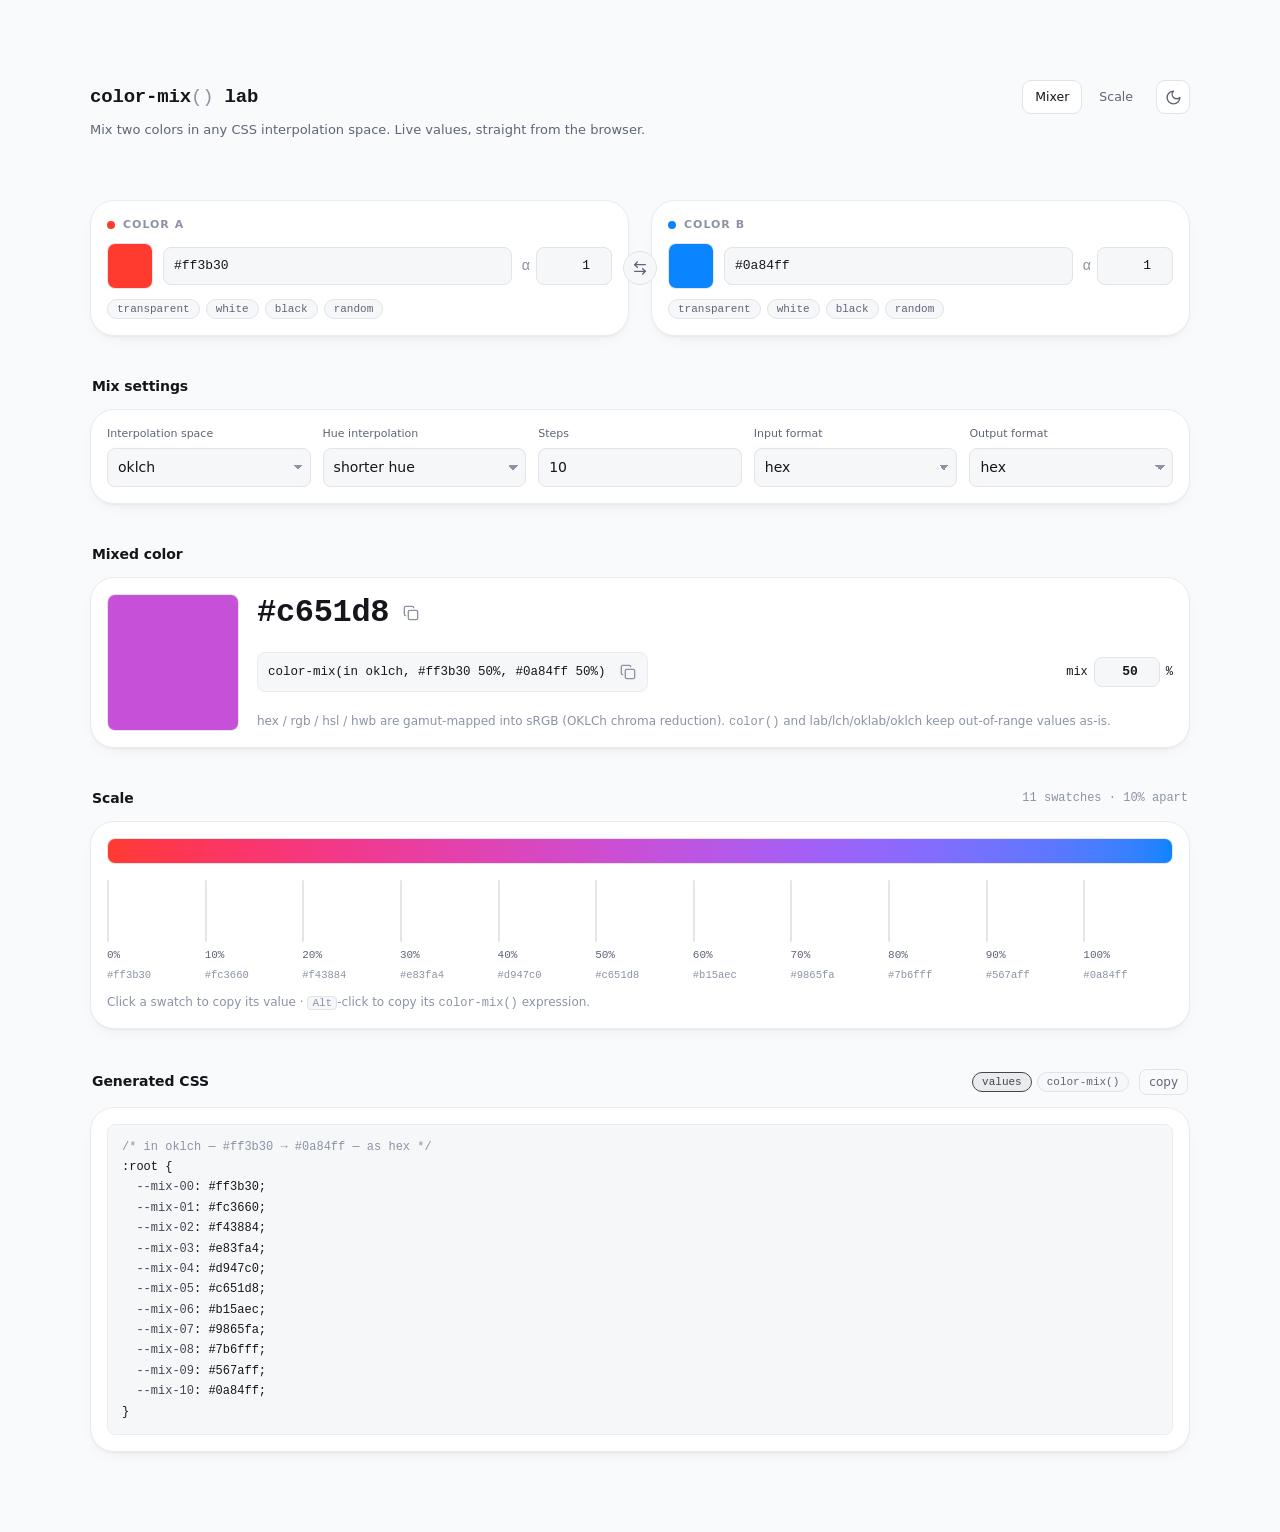
<file: index.html>
<!doctype html>
<html lang="en">
<head>
<meta charset="utf-8">
<meta name="viewport" content="width=device-width, initial-scale=1">
<title>color-mix() lab</title>
<meta name="description" content="Mix two colors in any of the 15 CSS color-mix() interpolation spaces and see the live, browser-resolved result.">
<meta property="og:title" content="color-mix() lab">
<meta property="og:description" content="Mix two colors in any of the 15 CSS color-mix() interpolation spaces and see the live, browser-resolved result.">
<meta property="og:type" content="website">
<meta name="twitter:card" content="summary">
<link rel="stylesheet" href="styles.css">
</head>
<body>
<!-- lucide icon sprite -->
<svg width="0" height="0" style="position:absolute" aria-hidden="true" focusable="false">
  <symbol id="ic-copy" viewBox="0 0 24 24">
    <rect width="14" height="14" x="8" y="8" rx="2" ry="2"/>
    <path d="M4 16c-1.1 0-2-.9-2-2V4c0-1.1.9-2 2-2h10c1.1 0 2 .9 2 2"/>
  </symbol>
  <symbol id="ic-check" viewBox="0 0 24 24"><path d="M20 6 9 17l-5-5"/></symbol>
  <symbol id="ic-swap" viewBox="0 0 24 24">
    <path d="M8 3 4 7l4 4"/><path d="M4 7h16"/>
    <path d="m16 21 4-4-4-4"/><path d="M20 17H4"/>
  </symbol>
</svg>

<div class="wrap">

  <header>
    <h1>color-mix<span class="paren">()</span> lab</h1>
    <p>Mix two colors in any CSS interpolation space. Live values, straight from the browser.</p>
    <div class="header-actions">
      <nav class="nav">
        <a class="nav-link" href="index.html" aria-current="page">Mixer</a>
        <a class="nav-link" href="scale.html">Scale</a>
      </nav>
      <button class="theme-btn" id="themeBtn" type="button">
      <!-- lucide: sun -->
      <svg class="i-sun" xmlns="http://www.w3.org/2000/svg" width="17" height="17" viewBox="0 0 24 24"
           fill="none" stroke="currentColor" stroke-width="2" stroke-linecap="round" stroke-linejoin="round" aria-hidden="true">
        <circle cx="12" cy="12" r="4"/><path d="M12 2v2"/><path d="M12 20v2"/>
        <path d="m4.93 4.93 1.41 1.41"/><path d="m17.66 17.66 1.41 1.41"/>
        <path d="M2 12h2"/><path d="M20 12h2"/>
        <path d="m6.34 17.66-1.41 1.41"/><path d="m19.07 4.93-1.41 1.41"/>
      </svg>
      <!-- lucide: moon -->
      <svg class="i-moon" xmlns="http://www.w3.org/2000/svg" width="17" height="17" viewBox="0 0 24 24"
           fill="none" stroke="currentColor" stroke-width="2" stroke-linecap="round" stroke-linejoin="round" aria-hidden="true">
        <path d="M12 3a6 6 0 0 0 9 9 9 9 0 1 1-9-9Z"/>
        </svg>
      </button>
    </div>
  </header>

  <div id="banner"></div>

  <!-- COLORS -->
  <div class="colors">
    <div class="color-card">
      <div class="label"><span class="dot" id="dotA"></span> Color A</div>
      <div class="color-row">
        <div class="picker-well"><div class="fill" id="fillA"></div><input type="color" id="pickA" aria-label="Color A picker"></div>
        <input type="text" id="textA" spellcheck="false" autocomplete="off" aria-label="Color A value">
        <span class="alpha-field" title="Alpha (0–1)">
          <label for="alphaA">α</label>
          <input type="number" id="alphaA" min="0" max="1" step="0.01" aria-label="Alpha for color A">
        </span>
      </div>
      <div class="chip-row">
        <button class="chip" data-set="A" data-value="transparent" type="button">transparent</button>
        <button class="chip" data-set="A" data-value="white" type="button">white</button>
        <button class="chip" data-set="A" data-value="black" type="button">black</button>
        <button class="chip" data-set="A" data-value="__random" type="button">random</button>
      </div>
    </div>

    <div class="color-card">
      <div class="label"><span class="dot" id="dotB"></span> Color B</div>
      <div class="color-row">
        <div class="picker-well"><div class="fill" id="fillB"></div><input type="color" id="pickB" aria-label="Color B picker"></div>
        <input type="text" id="textB" spellcheck="false" autocomplete="off" aria-label="Color B value">
        <span class="alpha-field" title="Alpha (0–1)">
          <label for="alphaB">α</label>
          <input type="number" id="alphaB" min="0" max="1" step="0.01" aria-label="Alpha for color B">
        </span>
      </div>
      <div class="chip-row">
        <button class="chip" data-set="B" data-value="transparent" type="button">transparent</button>
        <button class="chip" data-set="B" data-value="white" type="button">white</button>
        <button class="chip" data-set="B" data-value="black" type="button">black</button>
        <button class="chip" data-set="B" data-value="__random" type="button">random</button>
      </div>
    </div>

    <button class="swap-btn" id="swapBtn" type="button" title="Swap A and B" aria-label="Swap colors A and B">
      <svg width="16" height="16" aria-hidden="true"><use href="#ic-swap"/></svg>
    </button>
  </div>

  <!-- SETTINGS -->
  <div class="section-head"><h2>Mix settings</h2></div>
  <div class="panel">
    <div class="settings">
      <label class="field">
        <span>Interpolation space</span>
        <select id="space">
          <optgroup label="Rectangular">
            <option value="srgb">srgb</option>
            <option value="srgb-linear">srgb-linear</option>
            <option value="display-p3">display-p3</option>
            <option value="a98-rgb">a98-rgb</option>
            <option value="prophoto-rgb">prophoto-rgb</option>
            <option value="rec2020">rec2020</option>
            <option value="lab">lab</option>
            <option value="oklab">oklab</option>
            <option value="xyz">xyz</option>
            <option value="xyz-d50">xyz-d50</option>
            <option value="xyz-d65">xyz-d65</option>
          </optgroup>
          <optgroup label="Polar (hue)">
            <option value="hsl">hsl</option>
            <option value="hwb">hwb</option>
            <option value="lch">lch</option>
            <option value="oklch">oklch</option>
          </optgroup>
        </select>
      </label>
      <label class="field">
        <span>Hue interpolation</span>
        <select id="hue">
          <option value="shorter">shorter hue</option>
          <option value="longer">longer hue</option>
          <option value="increasing">increasing hue</option>
          <option value="decreasing">decreasing hue</option>
        </select>
      </label>
      <label class="field">
        <span>Steps</span>
        <input type="number" id="steps" min="1" max="100" step="1">
      </label>
      <label class="field">
        <span>Input format</span>
        <select id="inFmt"></select>
      </label>
      <label class="field">
        <span>Output format</span>
        <select id="outFmt"></select>
      </label>
    </div>
  </div>

  <!-- RESULT -->
  <div class="section-head"><h2>Mixed color</h2></div>
  <div class="panel">
    <div class="result">
      <button class="result-swatch" id="mixSwatch" type="button"
              title="Click to copy value · Alt-click to copy color-mix()">
        <span class="fill" id="mixFill"></span>
      </button>
      <div class="result-main">
        <div class="value-row">
          <div class="big-value" id="mixValue">—</div>
          <button class="copy-btn" id="copyValueBtn" type="button" title="Copy value" aria-label="Copy value">
            <svg class="i-copy" width="16" height="16" aria-hidden="true"><use href="#ic-copy"/></svg>
            <svg class="i-check" width="16" height="16" aria-hidden="true"><use href="#ic-check"/></svg>
          </button>
        </div>
        <div class="badges" id="mixBadges"></div>
        <div class="expr-row">
          <div class="expr">
            <span id="mixExpr"></span>
            <button class="copy-btn" id="copyExprBtn" type="button" title="Copy color-mix()" aria-label="Copy color-mix() expression">
              <svg class="i-copy" width="16" height="16" aria-hidden="true"><use href="#ic-copy"/></svg>
              <svg class="i-check" width="16" height="16" aria-hidden="true"><use href="#ic-check"/></svg>
            </button>
          </div>
          <span class="pct-field">
            <label for="mixPct">mix</label>
            <input type="number" id="mixPct" min="0" max="100" step="1" aria-label="Mix percentage of color B">
            <span>%</span>
          </span>
        </div>
        <p class="hint">hex / rgb / hsl / hwb are gamut-mapped into sRGB (OKLCh chroma reduction). <code>color()</code> and lab/lch/oklab/oklch keep out-of-range values as-is.</p>
      </div>
    </div>
  </div>

  <!-- STEPS -->
  <div class="section-head"><h2>Scale</h2><span class="meta" id="stepCount"></span></div>
  <div class="panel">
    <div class="ramp"><div class="fill" id="rampFill"></div></div>
    <div class="steps" id="stepsGrid"></div>
    <p class="hint">Click a swatch to copy its value · <kbd>Alt</kbd>-click to copy its <code>color-mix()</code> expression.</p>
  </div>

  <!-- CODE -->
  <div class="section-head">
    <h2>Generated CSS</h2>
    <span class="seg">
      <button class="chip" data-css="resolved" type="button" id="cssResolved">values</button>
      <button class="chip" data-css="mix" type="button" id="cssMix">color-mix()</button>
    </span>
    <button class="btn ghost" id="copyCode" type="button" style="padding:3px 9px;font-size:12px">copy</button>
  </div>
  <div class="panel">
    <pre class="code" id="code"></pre>
  </div>

</div>
<div id="toast"></div>

<script src="color-engine.js"></script>
<script src="ui-common.js"></script>
<script>
/* =========================================================================
   APP — the color-mix playground
   ========================================================================= */

const STORE_KEY = "color-mix-lab:v1";

const el = {
  textA: $("textA"), textB: $("textB"), pickA: $("pickA"), pickB: $("pickB"),
  fillA: $("fillA"), fillB: $("fillB"), dotA: $("dotA"), dotB: $("dotB"),
  alphaA: $("alphaA"), alphaB: $("alphaB"),
  space: $("space"), hue: $("hue"), steps: $("steps"), inFmt: $("inFmt"), outFmt: $("outFmt"),
  mixFill: $("mixFill"), mixValue: $("mixValue"),
  mixExpr: $("mixExpr"), mixBadges: $("mixBadges"), rampFill: $("rampFill"),
  mixPct: $("mixPct"), mixSwatch: $("mixSwatch"),
  stepsWrap: $("stepsGrid"), stepCount: $("stepCount"), code: $("code"), banner: $("banner"),
};

const state = {
  a: "#ff3b30",
  b: "#0a84ff",
  space: "oklch",
  hue: "shorter",
  steps: 10,
  mixPct: 50,
  inFmt: "hex",
  outFmt: "hex",
  cssMode: "resolved",
};

/* --- populate format selects --- */
for (const sel of [el.inFmt, el.outFmt]) {
  for (const [value, label] of FORMATS) {
    const o = document.createElement("option");
    o.value = value; o.textContent = label;
    sel.appendChild(o);
  }
}

/* --- persistence --- */
function save() {
  try { localStorage.setItem(STORE_KEY, JSON.stringify(state)); } catch {}
}
function load() {
  try {
    const raw = localStorage.getItem(STORE_KEY);
    if (raw) Object.assign(state, JSON.parse(raw));
  } catch {}
}

/* --- expression building --- */
function spaceClause() {
  return state.space + (POLAR_SPACES.has(state.space) && state.hue !== "shorter" ? ` ${state.hue} hue` : "");
}
function buildMix(pctB) {
  const a = num(100 - pctB, 4), b = num(pctB, 4);
  return `color-mix(in ${spaceClause()}, ${state.a} ${a}%, ${state.b} ${b}%)`;
}

/* --- input handling ---
   `canon` holds the exact color behind each input. Text is a *rendering* of it
   at a fixed precision, so re-deriving from text on every format switch would
   compound rounding error (#ff3b30 -> oklch -> hsl would drift to 99.98%).
   The canonical value is only recomputed when the user actually changes a color. */
const canon = { a: null, b: null };

function currentColor(which) {
  if (canon[which]) return canon[which];
  const computed = resolveColor(state[which]);
  return (canon[which] = computed ? parseColor(computed) : null);
}

/* Rewrite one of the inputs in the active input format, keeping alpha. */
function reformat(which) {
  if (state[which].trim().toLowerCase() === "transparent") return;
  const c = currentColor(which);
  if (!c) return;
  state[which] = formatColor(c, state.inFmt).text; // canon deliberately preserved
}

function setColor(which, value, { reformat: doReformat = false, canonical = null } = {}) {
  state[which] = value;
  canon[which] = canonical;                        // null = re-derive from the new text
  if (doReformat) reformat(which);
  render();
  save();
}

function randomColor() {
  const r = () => Math.floor(Math.random() * 256);
  const c = { xyz: rgbToXYZ([r() / 255, r() / 255, r() / 255], "srgb"), alpha: 1 };
  return formatColor(c, state.inFmt).text;
}

/* =========================================================================
   RENDER
   ========================================================================= */

function renderColorCard(which) {
  const isA = which === "a";
  const text = isA ? el.textA : el.textB;
  const pick = isA ? el.pickA : el.pickB;
  const fill = isA ? el.fillA : el.fillB;
  const dot = isA ? el.dotA : el.dotB;
  const alpha = isA ? el.alphaA : el.alphaB;

  const raw = state[which];
  if (document.activeElement !== text) text.value = raw;

  const valid = isValidColor(raw);
  text.classList.toggle("invalid", !valid);

  const c = valid ? currentColor(which) : null;
  if (c) {
    fill.style.background = raw;
    dot.style.background = formatColor({ xyz: c.xyz, alpha: 1 }, "hex").text;
    pick.value = formatColor({ xyz: c.xyz, alpha: 1 }, "hex").text.slice(0, 7);
    if (document.activeElement !== alpha) alpha.value = num(c.alpha, 2);
  } else {
    fill.style.background = "transparent";
  }
}

function renderSteps(mixSupported) {
  const n = state.steps;
  const frag = document.createDocumentFragment();
  const rows = [];
  el.stepsWrap.classList.toggle("compact", n > 20);
  el.stepsWrap.style.setProperty("--cols", n + 1);

  for (let i = 0; i <= n; i++) {
    const pct = (i / n) * 100;
    const expr = buildMix(pct);
    const computed = mixSupported ? resolveColor(expr) : null;
    const parsed = computed ? parseColor(computed) : null;
    const value = parsed ? formatColor(parsed, state.outFmt).text : "—";
    rows.push({ pct, expr, value });

    const btn = document.createElement("button");
    btn.type = "button";
    btn.className = "step";
    btn.title = `${num(pct, 2)}% B  ·  ${value}`;

    const box = document.createElement("span");
    box.className = "chip-box";
    const f = document.createElement("span");
    f.className = "fill";
    f.style.background = expr;
    box.appendChild(f);

    const p = document.createElement("span");
    p.className = "pct";
    p.textContent = num(pct, 2) + "%";

    const v = document.createElement("span");
    v.className = "val";
    v.textContent = value;

    btn.append(box, p, v);
    btn.addEventListener("click", (ev) => {
      if (ev.altKey) copy(expr, "expression");
      else copy(value);
    });
    frag.appendChild(btn);
  }
  el.stepsWrap.replaceChildren(frag);
  el.stepCount.textContent = `${n + 1} swatches · ${num(100 / n, 2)}% apart`;
  return rows;
}

function renderCode(rows) {
  const useMix = state.cssMode === "mix";
  const pad = String(rows.length - 1).length;
  const fmtLabel = (FORMATS.find(f => f[0] === state.outFmt) || [])[1] || state.outFmt;
  const head = `/* in ${spaceClause()} — ${state.a} → ${state.b}`
             + (useMix ? "" : ` — as ${fmtLabel}`) + " */";

  const plain = [head, ":root {"];
  const html = [`<span class="c">${escapeHtml(head)}</span>`, ":root {"];

  rows.forEach((r, i) => {
    const name = `--mix-${String(i).padStart(pad, "0")}`;
    // fall back to the expression if the mix could not be resolved
    const resolved = r.value === "—" ? r.expr : r.value;
    const value = useMix ? r.expr : resolved;
    plain.push(`  ${name}: ${value};`);
    html.push(`  <span class="p">${name}</span>: ${escapeHtml(value)};`);
  });

  plain.push("}"); html.push("}");
  el.code.innerHTML = html.join("\n");
  el.code.dataset.plain = plain.join("\n");

  $("cssResolved").classList.toggle("active", !useMix);
  $("cssMix").classList.toggle("active", useMix);
}

function render() {
  el.space.value = state.space;
  el.hue.value = state.hue;
  el.hue.disabled = !POLAR_SPACES.has(state.space);
  el.steps.value = state.steps;
  el.inFmt.value = state.inFmt;
  el.outFmt.value = state.outFmt;
  if (document.activeElement !== el.mixPct) el.mixPct.value = state.mixPct;

  renderColorCard("a");
  renderColorCard("b");

  const mainExpr = buildMix(state.mixPct);
  const supported = isValidColor(mainExpr);

  el.banner.innerHTML = "";
  if (!supported) {
    const why = !isValidColor(state.a) ? "Color A is not a valid CSS color."
      : !isValidColor(state.b) ? "Color B is not a valid CSS color."
      : `This browser rejected <code>color-mix(in ${spaceClause()}, …)</code>.`;
    el.banner.innerHTML = `<div class="banner">${why}</div>`;
  }

  const computed = supported ? resolveColor(mainExpr) : null;
  const parsed = computed ? parseColor(computed) : null;

  el.mixFill.style.background = supported ? mainExpr : "transparent";
  el.mixExpr.textContent = mainExpr;

  const badges = [];
  if (parsed) {
    const { text, mapped } = formatColor(parsed, state.outFmt);
    el.mixValue.textContent = text;
    el.mixValue.dataset.value = text;
    if (parsed.alpha < 1) badges.push(["", `alpha ${num(parsed.alpha, 3)}`]);
    if (isOutOfSrgb(parsed)) badges.push(["warn", "outside sRGB"]);
    if (mapped && SRGB_BOUND.has(state.outFmt)) badges.push(["warn", "gamut-mapped"]);
  } else {
    el.mixValue.textContent = "—";
    el.mixValue.dataset.value = "";
    badges.push(["err", "unsupported"]);
  }
  el.mixBadges.innerHTML = badges
    .map(([cls, txt]) => `<span class="badge ${cls}">${txt}</span>`).join("");

  // continuous ramp — same space & hue method, via linear-gradient
  const grad = `linear-gradient(to right in ${spaceClause()}, ${state.a}, ${state.b})`;
  el.rampFill.style.background = "";
  el.rampFill.style.background = grad;
  if (!el.rampFill.style.background) {
    el.rampFill.style.background =
      `linear-gradient(to right, ${[0, 25, 50, 75, 100].map(p => buildMix(p)).join(",")})`;
  }

  const rows = renderSteps(supported);
  renderCode(rows);
}

/* =========================================================================
   WIRING
   ========================================================================= */

el.textA.addEventListener("input", () => setColor("a", el.textA.value));
el.textB.addEventListener("input", () => setColor("b", el.textB.value));

el.pickA.addEventListener("input", () => setFromPicker("a", el.pickA.value));
el.pickB.addEventListener("input", () => setFromPicker("b", el.pickB.value));
function setFromPicker(which, hex) {
  const prev = currentColor(which);
  const c = parseColor(hex);
  if (!c) return;
  c.alpha = prev ? prev.alpha : 1;
  setColor(which, formatColor(c, state.inFmt).text, { canonical: c });
}

for (const [which, field] of [["a", el.alphaA], ["b", el.alphaB]]) {
  field.addEventListener("input", () => {
    const v = parseFloat(field.value);
    if (!Number.isFinite(v)) return;               // mid-edit / empty field
    const prev = currentColor(which);
    const c = { xyz: prev ? prev.xyz : [0, 0, 0], alpha: Math.max(0, Math.min(1, v)) };
    setColor(which, formatColor(c, state.inFmt).text, { canonical: c });
  });
  // snap the display back to the clamped, 2-decimal value once editing ends
  field.addEventListener("blur", () => {
    const c = currentColor(which);
    field.value = c ? num(c.alpha, 2) : "1";
  });
}

document.querySelectorAll(".chip[data-set]").forEach(btn => {
  btn.addEventListener("click", () => {
    const which = btn.dataset.set.toLowerCase();
    const v = btn.dataset.value;
    setColor(which, v === "__random" ? randomColor() : v, { reformat: v !== "transparent" && v !== "__random" });
  });
});

let swapSpin = 0;
$("swapBtn").addEventListener("click", (e) => {
  [state.a, state.b] = [state.b, state.a];
  [canon.a, canon.b] = [canon.b, canon.a];
  swapSpin += 180;                                  // icon turns over on each swap
  e.currentTarget.querySelector("svg").style.rotate = `${swapSpin}deg`;
  render(); save();
});

el.space.addEventListener("change", () => { state.space = el.space.value; render(); save(); });
el.hue.addEventListener("change", () => { state.hue = el.hue.value; render(); save(); });
el.steps.addEventListener("input", () => {
  const n = Math.max(1, Math.min(100, parseInt(el.steps.value, 10) || 10));
  state.steps = n; render(); save();
});
el.inFmt.addEventListener("change", () => {
  state.inFmt = el.inFmt.value;
  reformat("a"); reformat("b");
  render(); save();
});
el.outFmt.addEventListener("change", () => { state.outFmt = el.outFmt.value; render(); save(); });

el.mixPct.addEventListener("input", () => {
  const v = parseFloat(el.mixPct.value);
  if (!Number.isFinite(v)) return;                 // mid-edit / empty field
  state.mixPct = Math.max(0, Math.min(100, v));
  render(); save();
});
el.mixPct.addEventListener("blur", () => { el.mixPct.value = state.mixPct; });

/* copy affordances: icon buttons, plus click / alt-click on the swatch itself */
const mixVal = () => el.mixValue.dataset.value;

$("copyValueBtn").addEventListener("click", (e) => {
  if (!mixVal()) return;
  copy(mixVal()); flashCopied(e.currentTarget);
});
$("copyExprBtn").addEventListener("click", (e) => {
  copy(el.mixExpr.textContent, "expression"); flashCopied(e.currentTarget);
});
el.mixSwatch.addEventListener("click", (ev) => {
  if (ev.altKey) copy(el.mixExpr.textContent, "expression");
  else if (mixVal()) copy(mixVal());
});
$("copyCode").addEventListener("click", () => copy(el.code.dataset.plain, "CSS"));

document.querySelectorAll("[data-css]").forEach(btn => {
  btn.addEventListener("click", () => { state.cssMode = btn.dataset.css; render(); save(); });
});

/* --- boot --- */
load();
initTheme(render);

if (!window.CSS || !CSS.supports("color", "color-mix(in oklab, red, blue)")) {
  el.banner.innerHTML = `<div class="banner">This browser does not support <code>color-mix()</code>. Swatches will not render.</div>`;
}
render();

/* one frame late, so nothing animates its "enter" on page load */
requestAnimationFrame(() => requestAnimationFrame(
  () => document.documentElement.classList.add("ready")));
</script>
</body>
</html>
</file>
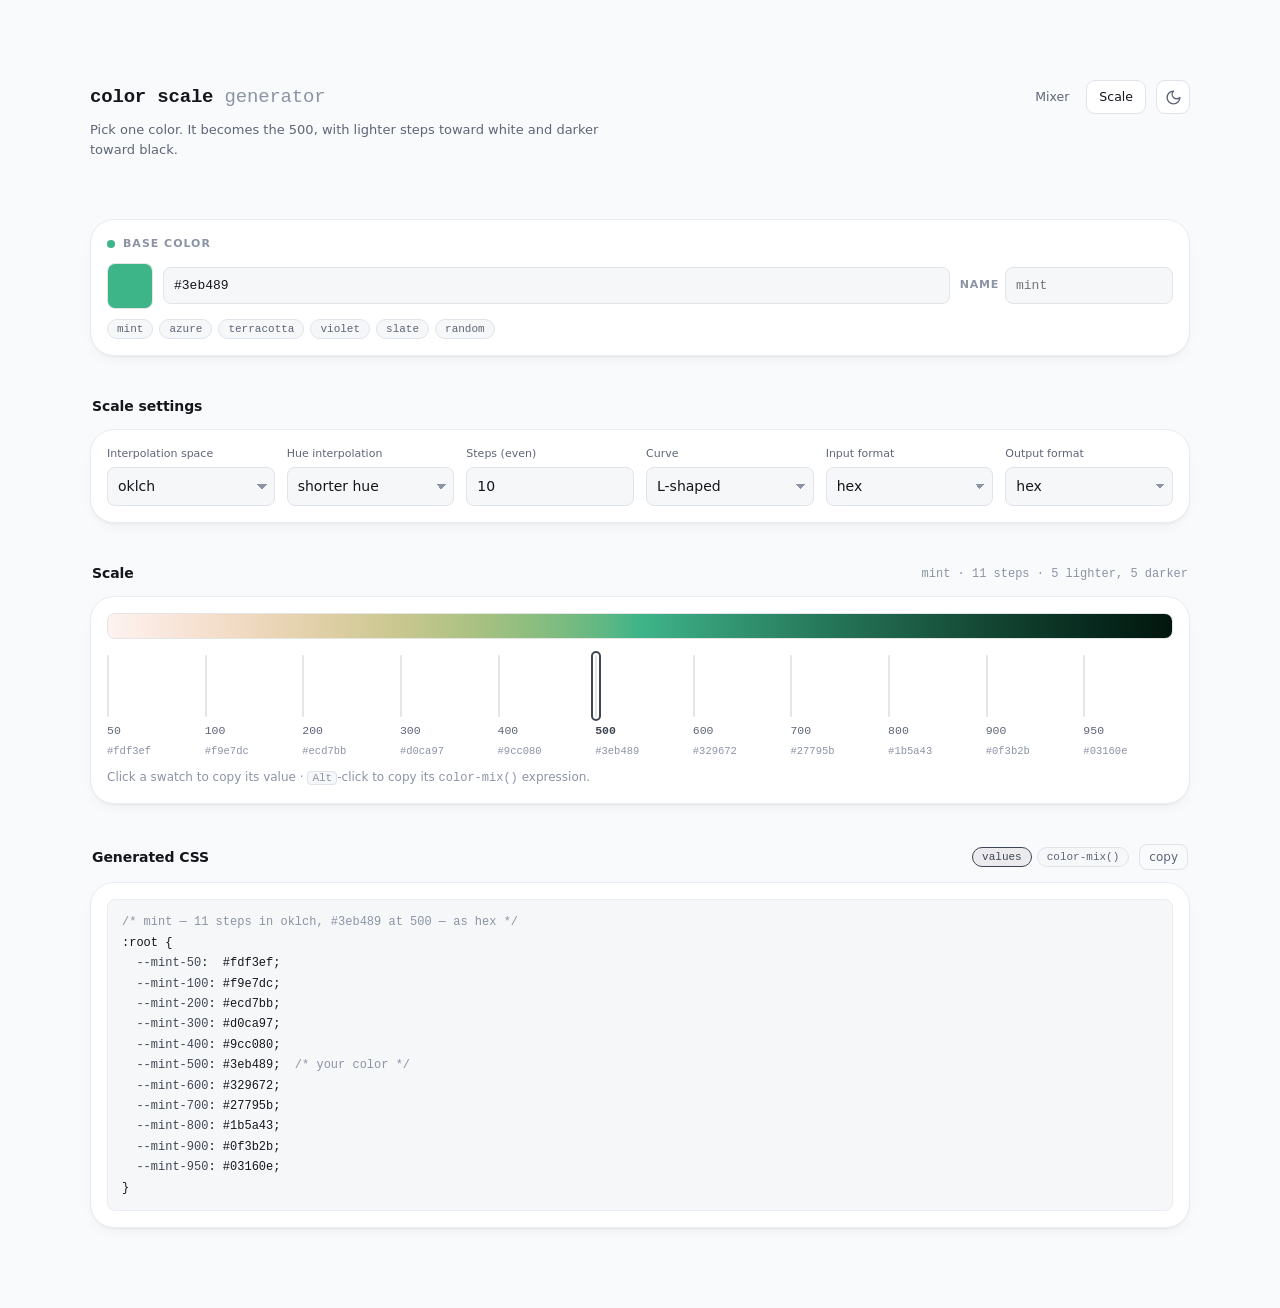
<file: scale.html>
<!doctype html>
<html lang="en">
<head>
<meta charset="utf-8">
<meta name="viewport" content="width=device-width, initial-scale=1">
<title>color scale generator</title>
<meta name="description" content="Build a design-system color palette from one color, with linear, L-shaped, or custom oklch() gradings.">
<meta property="og:title" content="color scale generator">
<meta property="og:description" content="Build a design-system color palette from one color, with linear, L-shaped, or custom oklch() gradings.">
<meta property="og:type" content="website">
<meta name="twitter:card" content="summary">
<link rel="stylesheet" href="styles.css">
</head>
<body>
<!-- lucide icon sprite -->
<svg width="0" height="0" style="position:absolute" aria-hidden="true" focusable="false">
  <symbol id="ic-copy" viewBox="0 0 24 24">
    <rect width="14" height="14" x="8" y="8" rx="2" ry="2"/>
    <path d="M4 16c-1.1 0-2-.9-2-2V4c0-1.1.9-2 2-2h10c1.1 0 2 .9 2 2"/>
  </symbol>
  <symbol id="ic-check" viewBox="0 0 24 24"><path d="M20 6 9 17l-5-5"/></symbol>
</svg>

<div class="wrap">

  <header>
    <h1>color scale <span class="paren">generator</span></h1>
    <p>Pick one color. It becomes the 500, with lighter steps toward white and darker toward black.</p>
    <div class="header-actions">
      <nav class="nav">
        <a class="nav-link" href="index.html">Mixer</a>
        <a class="nav-link" href="scale.html" aria-current="page">Scale</a>
      </nav>
      <button class="theme-btn" id="themeBtn" type="button">
      <!-- lucide: sun -->
      <svg class="i-sun" xmlns="http://www.w3.org/2000/svg" width="17" height="17" viewBox="0 0 24 24"
           fill="none" stroke="currentColor" stroke-width="2" stroke-linecap="round" stroke-linejoin="round" aria-hidden="true">
        <circle cx="12" cy="12" r="4"/><path d="M12 2v2"/><path d="M12 20v2"/>
        <path d="m4.93 4.93 1.41 1.41"/><path d="m17.66 17.66 1.41 1.41"/>
        <path d="M2 12h2"/><path d="M20 12h2"/>
        <path d="m6.34 17.66-1.41 1.41"/><path d="m19.07 4.93-1.41 1.41"/>
      </svg>
      <!-- lucide: moon -->
      <svg class="i-moon" xmlns="http://www.w3.org/2000/svg" width="17" height="17" viewBox="0 0 24 24"
           fill="none" stroke="currentColor" stroke-width="2" stroke-linecap="round" stroke-linejoin="round" aria-hidden="true">
        <path d="M12 3a6 6 0 0 0 9 9 9 9 0 1 1-9-9Z"/>
        </svg>
      </button>
    </div>
  </header>

  <div id="banner"></div>

  <!-- BASE COLOR -->
  <div class="color-card single-card">
    <div class="label"><span class="dot" id="dotBase"></span> Base color</div>
    <div class="color-row">
      <div class="picker-well"><div class="fill" id="fillBase"></div><input type="color" id="pickBase" aria-label="Base color picker"></div>
      <input type="text" id="textBase" spellcheck="false" autocomplete="off" aria-label="Base color value">
      <span class="name-field">
        <label for="nameInput">name</label>
        <input type="text" id="nameInput" spellcheck="false" autocomplete="off" aria-label="Palette name">
      </span>
    </div>
    <div class="chip-row">
      <button class="chip" data-value="#3eb489" type="button">mint</button>
      <button class="chip" data-value="#0a84ff" type="button">azure</button>
      <button class="chip" data-value="#e2725b" type="button">terracotta</button>
      <button class="chip" data-value="#7c3aed" type="button">violet</button>
      <button class="chip" data-value="#64748b" type="button">slate</button>
      <button class="chip" data-value="__random" type="button">random</button>
    </div>
  </div>

  <!-- SETTINGS -->
  <div class="section-head"><h2>Scale settings</h2></div>
  <div class="panel">
    <div class="settings">
      <label class="field">
        <span>Interpolation space</span>
        <select id="space">
          <optgroup label="Relative">
            <option value="custom">Custom</option>
          </optgroup>
          <optgroup label="Rectangular">
            <option value="srgb">srgb</option>
            <option value="srgb-linear">srgb-linear</option>
            <option value="display-p3">display-p3</option>
            <option value="a98-rgb">a98-rgb</option>
            <option value="prophoto-rgb">prophoto-rgb</option>
            <option value="rec2020">rec2020</option>
            <option value="lab">lab</option>
            <option value="oklab">oklab</option>
            <option value="xyz">xyz</option>
            <option value="xyz-d50">xyz-d50</option>
            <option value="xyz-d65">xyz-d65</option>
          </optgroup>
          <optgroup label="Polar (hue)">
            <option value="hsl">hsl</option>
            <option value="hwb">hwb</option>
            <option value="lch">lch</option>
            <option value="oklch">oklch</option>
          </optgroup>
        </select>
      </label>
      <label class="field">
        <span>Hue interpolation</span>
        <select id="hue">
          <option value="shorter">shorter hue</option>
          <option value="longer">longer hue</option>
          <option value="increasing">increasing hue</option>
          <option value="decreasing">decreasing hue</option>
        </select>
      </label>
      <label class="field">
        <span>Steps (even)</span>
        <input type="number" id="steps" min="2" max="40" step="2">
      </label>
      <label class="field">
        <span>Curve</span>
        <select id="curve">
          <!-- shown only while the space is Custom; the rail picks it, you cannot -->
          <option value="custom" id="curveCustom" hidden disabled>Custom</option>
          <option value="lshaped">L-shaped</option>
          <option value="linear">Linear</option>
        </select>
      </label>
      <label class="field">
        <span>Input format</span>
        <select id="inFmt"></select>
      </label>
      <label class="field">
        <span>Output format</span>
        <select id="outFmt"></select>
      </label>
    </div>
  </div>

  <!-- SCALE -->
  <div class="section-head"><h2>Scale</h2><span class="meta" id="scaleMeta"></span></div>
  <div class="panel">
    <div class="ramp"><div class="fill" id="rampFill"></div></div>
    <div class="steps tokens" id="stepsGrid"></div>
    <p class="hint">Click a swatch to copy its value · <kbd>Alt</kbd>-click to copy its <code id="hintExpr">color-mix()</code> expression.</p>
  </div>

  <!-- CODE -->
  <div class="section-head">
    <h2>Generated CSS</h2>
    <span class="seg">
      <button class="chip" data-css="resolved" type="button" id="cssResolved">values</button>
      <button class="chip" data-css="mix" type="button" id="cssMix">color-mix()</button>
    </span>
    <button class="btn ghost" id="copyCode" type="button" style="padding:3px 9px;font-size:12px">copy</button>
  </div>
  <div class="panel">
    <pre class="code" id="code"></pre>
  </div>

</div>
<div id="toast"></div>

<script src="color-engine.js"></script>
<script src="ui-common.js"></script>
<script>
"use strict";

/* =========================================================================
   APP — the palette scale generator
   ========================================================================= */

const STORE_KEY = "color-scale:v1";
const WHITE = "white", BLACK = "black";

const el = {
  textBase: $("textBase"), pickBase: $("pickBase"), fillBase: $("fillBase"), dotBase: $("dotBase"),
  nameInput: $("nameInput"),
  space: $("space"), hue: $("hue"), steps: $("steps"),
  curve: $("curve"), curveCustom: $("curveCustom"),
  inFmt: $("inFmt"), outFmt: $("outFmt"),
  rampFill: $("rampFill"), stepsWrap: $("stepsGrid"), scaleMeta: $("scaleMeta"),
  code: $("code"), banner: $("banner"),
};

const state = {
  color: "#3eb489",
  name: "",              // blank = use the auto-detected name
  space: "oklch",
  hue: "shorter",
  steps: 10,
  curve: "lshaped",     // "lshaped" | "linear" | "custom" (set by the space)
  lastCurve: "lshaped", // the curve to restore when the rail turns off
  inFmt: "hex",
  outFmt: "hex",
  cssMode: "resolved",
};

for (const sel of [el.inFmt, el.outFmt]) {
  for (const [value, label] of FORMATS) {
    const o = document.createElement("option");
    o.value = value; o.textContent = label;
    sel.appendChild(o);
  }
}

/* --- persistence --- */
function save() { try { localStorage.setItem(STORE_KEY, JSON.stringify(state)); } catch {} }
function load() {
  try {
    const raw = localStorage.getItem(STORE_KEY);
    if (raw) Object.assign(state, JSON.parse(raw));
  } catch {}
}

/* --- the canonical color behind the text field (see index.html for why) --- */
let canon = null;
function baseColor() {
  if (canon) return canon;
  const computed = resolveColor(state.color);
  return (canon = computed ? parseColor(computed) : null);
}

function setColor(value, { reformat = false, canonical = null } = {}) {
  state.color = value;
  canon = canonical;
  if (reformat) {
    const c = baseColor();
    if (c) state.color = formatColor(c, state.inFmt).text;
  }
  render(); save();
}

/* =========================================================================
   SCALE MATH
   ========================================================================= */

function spaceClause() {
  return state.space + (POLAR_SPACES.has(state.space) && state.hue !== "shorter" ? ` ${state.hue} hue` : "");
}

/* Token spacing: every step a whole unit from the base except the two
   outermost, which sit half a unit further — that is what the 50 / 950 labels
   mean. Used only for the token numbers; the colors are placed by lightness. */
function stepDistance(i, n) {
  const k = n / 2, u = Math.abs(i - k);
  return u === k ? k - 0.5 : u;
}

/* ---- scale shape -------------------------------------------------------
   Two gradings, chosen by state.curve.

   "linear" is the plain reading of a scale: even mix increments outward from
   the base, with the two end steps pulled in to half an increment so the ramp
   stops just short of #ffffff and #000000. Kept because this is a testing
   tool and it's the obvious baseline to compare against.

   "lshaped" places each step by target *lightness* instead. In oklch,
   lightness is linear in the mix amount, so a target L inverts exactly and
   the percentage can be solved rather than guessed:

       toward white   L = 1 - p(1 - Lb)   ->   p = (1 - L) / (1 - Lb)
       toward black   L = p * Lb          ->   p = L / Lb

   Tints ease out (EASE_LIGHT > 1) because pale colors compress visually and
   need finer steps near the top. Shades ease in (EASE_DARK < 1) so the gaps
   widen as they darken — evenly-spaced lightness reads as too-similar down
   there, since chroma is collapsing at the same time. Tailwind does the same,
   ending its ramps on a jump roughly twice the preceding step.

   Both exponents and the endpoints were fitted against Tailwind's own ramps
   and a hand-tuned design-system ladder. */
const L_LIGHT_END = 0.97, L_DARK_END = 0.18;
const EASE_LIGHT = 1.35, EASE_DARK = 0.82;

const clamp01 = v => Math.max(0, Math.min(1, v));
const easeOut = (t, g) => 1 - Math.pow(1 - t, g);

function baseLightness() {
  const c = baseColor();
  return c ? toPolar(xyzToOklab(c.xyz))[0] : 0.5;
}

/* Percentage of the base color surviving at step i (base sits at i = n/2). */
function stepPercent(i, n, Lb) {
  const k = n / 2;
  if (i === k) return 100;
  if (state.curve === "linear") return (1 - stepDistance(i, n) / k) * 100;

  const u = Math.abs(i - k) / k;
  if (i < k) {
    // A pale base has little room above it; fall back to a proportional
    // target so the tints still separate instead of all clamping to white.
    const hi = Math.max(L_LIGHT_END, 1 - (1 - Lb) * 0.45);
    const target = Lb + (hi - Lb) * easeOut(u, EASE_LIGHT);
    return 1 - Lb < 1e-6 ? 0 : clamp01((1 - target) / (1 - Lb)) * 100;
  }
  // Same for an already-dark base: 0.45 x its lightness keeps the shades
  // spread out. For a normal mid-tone base this lands on L_DARK_END anyway.
  const lo = Math.min(L_DARK_END, Lb * 0.45);
  const target = Lb - (Lb - lo) * easeOut(u, EASE_DARK);
  return Lb < 1e-6 ? 0 : clamp01(target / Lb) * 100;
}

/* Token numbers for an n-step scale (n even, n+1 tokens, base at 500).
   Same ladder as the mix amounts, scaled to 500. At the default n=10 that is
   exactly the familiar 50, 100, 200 … 900, 950. */
function scaleTokens(n) {
  const k = n / 2, unit = 500 / k;
  const raw = Array.from({ length: n + 1 }, (_, i) => {
    const d = stepDistance(i, n) * unit;
    return i < k ? 500 - d : 500 + d;
  });
  const snapped = raw.map(v => Math.round(v / 5) * 5);
  // only keep the tidy numbers if snapping didn't collapse two tokens together
  return new Set(snapped).size === snapped.length ? snapped : raw.map(v => Math.round(v));
}

/* ---- the custom rail ---------------------------------------------------
   A different construction: no mix at all. Each step reads the seed with
   relative color syntax and overrides the three oklch channels.

     L   an absolute rail. Every palette puts its 300 at the same lightness,
         so a generated 300 matches Tailwind's 300 whatever the seed is.
     C   a relative bell, scaled from the seed's own chroma. A muted seed
         gives a muted ramp instead of one that blows out around 600.
     H   constant. Hue is linear enough in oklch that a drift buys little.

   The 500 keeps the seed's hue and chroma but not its lightness. That is the
   point of the mode: the rail stays intact.

   The table is the rail at ten steps. Between anchors it interpolates. Past
   the ends it extends the last segment, so a finer scale still separates its
   outermost steps instead of flattening them onto one value. */
const CUSTOM_RAMP = [
  [ 50, 0.985, 0.07], [100, 0.93, 0.15], [200, 0.88, 0.28],
  [300, 0.81,  0.49], [400, 0.71, 0.77], [500, 0.62, 1.00],
  [600, 0.55,  1.15], [700, 0.49, 1.14], [800, 0.42, 0.93],
  [900, 0.38,  0.68], [950, 0.28, 0.43],
];
const CUSTOM_L_MIN = 0.02, CUSTOM_L_MAX = 0.99;

function customRamp(token) {
  let i = CUSTOM_RAMP.findIndex(r => r[0] >= token);
  if (i === -1) i = CUSTOM_RAMP.length - 1;            // past the dark end
  if (i === 0) i = 1;                                  // past the light end
  const [t0, l0, c0] = CUSTOM_RAMP[i - 1], [t1, l1, c1] = CUSTOM_RAMP[i];
  const t = (token - t0) / (t1 - t0);
  return {
    L: Math.max(CUSTOM_L_MIN, Math.min(CUSTOM_L_MAX, l0 + (l1 - l0) * t)),
    C: Math.max(0, c0 + (c1 - c0) * t),
  };
}

function customStep(token, seed = state.color) {
  const { L, C } = customRamp(token);
  const c = Math.abs(C - 1) < 1e-9 ? "c" : `calc(c * ${num(C, 4)})`;
  return `oklch(from ${seed} ${num(L, 4)} ${c} h)`;
}

/* Step i of the scale: tinted toward white below the base, shaded toward black
   above it. The base color itself is emitted verbatim, not round-tripped. */
function buildStep(i, n, Lb, token) {
  if (state.space === "custom") return customStep(token ?? scaleTokens(n)[i]);
  const k = n / 2;
  if (i === k) return state.color;                     // the picked color, verbatim
  const p = stepPercent(i, n, Lb ?? baseLightness());
  const rest = num(100 - p, 4), keep = num(p, 4);
  return i < k
    ? `color-mix(in ${spaceClause()}, ${WHITE} ${rest}%, ${state.color} ${keep}%)`
    : `color-mix(in ${spaceClause()}, ${state.color} ${keep}%, ${BLACK} ${rest}%)`;
}

function autoName() {
  const c = baseColor();
  return c ? nameColor(c) : "color";
}
function paletteName() { return state.name.trim() || autoName(); }

function randomColor() {
  const r = () => Math.floor(Math.random() * 256);
  const c = { xyz: rgbToXYZ([r() / 255, r() / 255, r() / 255], "srgb"), alpha: 1 };
  return formatColor(c, state.inFmt).text;
}

/* =========================================================================
   RENDER
   ========================================================================= */

function renderBaseCard() {
  const raw = state.color;
  if (document.activeElement !== el.textBase) el.textBase.value = raw;

  const valid = isValidColor(raw);
  el.textBase.classList.toggle("invalid", !valid);

  const c = valid ? baseColor() : null;
  if (c) {
    el.fillBase.style.background = raw;
    const hex = formatColor({ xyz: c.xyz, alpha: 1 }, "hex").text;
    el.dotBase.style.background = hex;
    el.pickBase.value = hex.slice(0, 7);
  } else {
    el.fillBase.style.background = "transparent";
  }

  if (document.activeElement !== el.nameInput) el.nameInput.value = state.name;
  el.nameInput.placeholder = autoName();
}

function renderSteps(supported) {
  const n = state.steps;
  const tokens = scaleTokens(n);
  const base = n / 2;
  const custom = state.space === "custom";
  const Lb = custom ? 0 : baseLightness();   // one lookup for the whole ramp
  const seedVar = `var(--${slugify(paletteName())})`;
  const rows = [];
  const frag = document.createDocumentFragment();

  el.stepsWrap.classList.toggle("compact", n > 20);
  el.stepsWrap.style.setProperty("--cols", n + 1);

  for (let i = 0; i <= n; i++) {
    const expr = buildStep(i, n, Lb, tokens[i]);
    // the CSS block refers to the seed through a variable; the swatch cannot
    const cssExpr = custom ? customStep(tokens[i], seedVar) : expr;
    const computed = supported ? resolveColor(expr) : null;
    const parsed = computed ? parseColor(computed) : null;
    const value = parsed ? formatColor(parsed, state.outFmt).text : "—";
    rows.push({ token: tokens[i], expr, cssExpr, value, isBase: i === base });

    const btn = document.createElement("button");
    btn.type = "button";
    btn.className = "step" + (i === base ? " base" : "");
    const baseNote = custom ? "  (seed hue and chroma, L on the rail)" : "  (your color)";
    btn.title = `${paletteName()}-${tokens[i]}  ·  ${value}` + (i === base ? baseNote : "");

    const box = document.createElement("span");
    box.className = "chip-box";
    const f = document.createElement("span");
    f.className = "fill";
    f.style.background = expr;
    box.appendChild(f);

    const t = document.createElement("span");
    t.className = "pct";
    t.textContent = tokens[i];

    const v = document.createElement("span");
    v.className = "val";
    v.textContent = value;

    btn.append(box, t, v);
    btn.addEventListener("click", (ev) => {
      if (ev.altKey) copy(expr, "expression");
      else copy(value);
    });
    frag.appendChild(btn);
  }

  el.stepsWrap.replaceChildren(frag);
  el.scaleMeta.textContent = `${paletteName()} · ${n + 1} steps · ${n / 2} lighter, ${n / 2} darker`
    + (custom ? " · oklch rail" : state.curve === "linear" ? " · linear" : "");
  return rows;
}

function renderCode(rows) {
  const useMix = state.cssMode === "mix";
  const custom = state.space === "custom";
  const slug = slugify(paletteName());
  const fmtLabel = (FORMATS.find(f => f[0] === state.outFmt) || [])[1] || state.outFmt;
  const shape = custom
    ? `${rows.length} steps from ${state.color} on the oklch rail`
    : `${rows.length} steps in ${spaceClause()}, ${state.color} at 500`;
  const head = `/* ${slug} — ${shape}` + (useMix ? "" : ` — as ${fmtLabel}`) + " */";

  const plain = [head, ":root {"];
  const html = [`<span class="c">${escapeHtml(head)}</span>`, ":root {"];

  // pad the token so the values line up in the block
  const width = Math.max(...rows.map(r => String(r.token).length));

  // the rail reads the seed on every line, so the seed needs a name
  if (custom && useMix) {
    const pad = " ".repeat(width + 1);
    plain.push(`  --${slug}:${pad} ${state.color};`);
    html.push(`  <span class="p">--${escapeHtml(slug)}</span>:${pad} ${escapeHtml(state.color)};`);
  }

  rows.forEach(r => {
    const name = `--${slug}-${r.token}`;
    const pad = " ".repeat(width - String(r.token).length);
    const resolved = r.value === "—" ? r.cssExpr : r.value;
    const value = useMix ? r.cssExpr : resolved;
    // in custom mode no step is the seed, so the note would be a lie
    const note = r.isBase && !custom ? "  /* your color */" : "";
    plain.push(`  ${name}:${pad} ${value};${note}`);
    html.push(`  <span class="p">${escapeHtml(name)}</span>:${pad} ${escapeHtml(value)};`
            + (note ? `<span class="c">${note}</span>` : ""));
  });

  plain.push("}"); html.push("}");
  el.code.innerHTML = html.join("\n");
  el.code.dataset.plain = plain.join("\n");

  $("cssResolved").classList.toggle("active", !useMix);
  $("cssMix").classList.toggle("active", useMix);
  $("cssMix").textContent = custom ? "oklch(from …)" : "color-mix()";
}

function render() {
  const custom = state.space === "custom";
  el.space.value = state.space;
  el.hue.value = state.hue;
  el.hue.disabled = !POLAR_SPACES.has(state.space);
  // the rail sets the curve, so the option only exists while the rail is on
  el.curveCustom.hidden = el.curveCustom.disabled = !custom;
  el.curve.value = state.curve;
  el.curve.disabled = custom;
  el.inFmt.value = state.inFmt;
  el.outFmt.value = state.outFmt;
  if (document.activeElement !== el.steps) el.steps.value = state.steps;

  renderBaseCard();

  $("hintExpr").textContent = custom ? "oklch(from …)" : "color-mix()";

  const probeExpr = buildStep(0, state.steps);
  const supported = isValidColor(probeExpr) && isValidColor(state.color);

  el.banner.innerHTML = "";
  if (!supported) {
    const why = !isValidColor(state.color) ? "That is not a valid CSS color."
      : custom ? "This browser rejected <code>oklch(from …)</code>. The custom rail needs relative color syntax."
      : `This browser rejected <code>color-mix(in ${spaceClause()}, …)</code>.`;
    el.banner.innerHTML = `<div class="banner">${why}</div>`;
  }

  // the rail is a set of independent stops, so plot them all; a mix scale only
  // needs its real endpoints, which stop short of white and black
  const grad = custom
    ? `linear-gradient(to right in oklch, ${scaleTokens(state.steps).map(t => customStep(t)).join(", ")})`
    : `linear-gradient(to right in ${spaceClause()}, ${buildStep(0, state.steps)}, `
      + `${state.color} 50%, ${buildStep(state.steps, state.steps)})`;
  el.rampFill.style.background = "";
  el.rampFill.style.background = grad;

  renderCode(renderSteps(supported));
}

/* =========================================================================
   WIRING
   ========================================================================= */

el.textBase.addEventListener("input", () => setColor(el.textBase.value));

el.pickBase.addEventListener("input", () => {
  const c = parseColor(el.pickBase.value);
  if (c) setColor(formatColor(c, state.inFmt).text, { canonical: c });
});

el.nameInput.addEventListener("input", () => { state.name = el.nameInput.value; render(); save(); });

document.querySelectorAll(".chip[data-value]").forEach(btn => {
  btn.addEventListener("click", () => {
    const v = btn.dataset.value;
    setColor(v === "__random" ? randomColor() : v, { reformat: v !== "__random" });
  });
});

/* The custom rail is one construction, not a space plus a curve. The space
   picks it, and the curve follows. Leaving it restores the previous curve. */
el.space.addEventListener("change", () => {
  state.space = el.space.value;
  if (state.space === "custom") { state.lastCurve = state.curve; state.curve = "custom"; }
  else if (state.curve === "custom") state.curve = state.lastCurve || "lshaped";
  render(); save();
});
el.hue.addEventListener("change", () => { state.hue = el.hue.value; render(); save(); });
el.curve.addEventListener("change", () => { state.curve = el.curve.value; render(); save(); });

/* Only even counts make a symmetric scale. Applied live when the typed value is
   already even and in range; anything else is tidied up when the field is left,
   so typing "1" on the way to "12" doesn't snap out from under you. */
function commitSteps(v, { coerce }) {
  if (!Number.isFinite(v)) return;
  let n = coerce ? Math.round(v / 2) * 2 : v;
  if (!coerce && (n % 2 !== 0 || n < 2 || n > 40)) return;
  n = Math.max(2, Math.min(40, n));
  if (n % 2 !== 0) n += 1;
  state.steps = n; render(); save();
}
el.steps.addEventListener("input", () => commitSteps(parseInt(el.steps.value, 10), { coerce: false }));
el.steps.addEventListener("change", () => commitSteps(parseInt(el.steps.value, 10), { coerce: true }));
el.steps.addEventListener("blur", () => { el.steps.value = state.steps; });

el.inFmt.addEventListener("change", () => {
  state.inFmt = el.inFmt.value;
  const c = baseColor();
  if (c) state.color = formatColor(c, state.inFmt).text;   // canon preserved: no drift
  render(); save();
});
el.outFmt.addEventListener("change", () => { state.outFmt = el.outFmt.value; render(); save(); });

$("copyCode").addEventListener("click", () => copy(el.code.dataset.plain, "CSS"));
document.querySelectorAll("[data-css]").forEach(btn => {
  btn.addEventListener("click", () => { state.cssMode = btn.dataset.css; render(); save(); });
});

/* --- boot --- */
load();
// a stored state from an older version can hold only half of the custom pair
if (state.space === "custom" || state.curve === "custom") {
  state.space = "custom"; state.curve = "custom";
}
initTheme(render);

if (!window.CSS || !CSS.supports("color", "color-mix(in oklab, red, blue)")) {
  el.banner.innerHTML = `<div class="banner">This browser does not support <code>color-mix()</code>. Swatches will not render.</div>`;
}
render();

/* one frame late, so nothing animates its "enter" on page load */
requestAnimationFrame(() => requestAnimationFrame(
  () => document.documentElement.classList.add("ready")));
</script>
</body>
</html>
</file>
<file: styles.css>
:root {
  color-scheme: light dark;

  --bg: #121419;
  --panel: #16181f;
  --panel-2: #1c1f28;
  --line: #2a2e3a;
  --line-soft: #22252f;
  --text: #e7e9ef;
  --muted: #939aad;
  --faint: #6c7385;
  --accent: #b9c0cf;
  --accent-soft: #b9c0cf1f;
  --danger: #ff6b6b;
  --ok: #4ade80;

  /* Concentric: controls are 8px and surfaces pad them by 16px, so the
     surrounding surface must be 8 + 16 = 24px for the corners to nest. */
  --r-control: 8px;
  --pad: 16px;
  --radius: 24px;

  /* Swatch edges must be pure white/black at low opacity, never a tinted
     neutral — a tinted line picks up the surface under it and reads as dirt
     against the color it is supposed to be delineating. */
  --swatch-outline: rgba(255, 255, 255, 0.1);
  --shadow: 0 1px 2px rgba(0, 0, 0, .28), 0 6px 18px -6px rgba(0, 0, 0, .45);

  --ease: cubic-bezier(0.2, 0, 0, 1);
  --mono: ui-monospace, SFMono-Regular, "SF Mono", Menlo, Consolas, monospace;
}
:root[data-theme="light"] {
  --bg: #f9fafb;
  --panel: #ffffff;
  --panel-2: #f6f7f9;
  --line: #dfe3ea;
  --line-soft: #e9ecf1;
  --text: #14161c;
  --muted: #5d6577;
  --faint: #8b93a5;
  --accent: #3f4653;
  --accent-soft: #3f465314;
  --danger: #d13b3b;
  --ok: #16a34a;
  --swatch-outline: rgba(0, 0, 0, 0.1);
  --shadow: 0 1px 2px rgba(0, 0, 0, .04), 0 6px 16px -8px rgba(0, 0, 0, .10);
}

* { box-sizing: border-box; }
html, body { margin: 0; padding: 0; }
body {
  background: var(--bg);
  color: var(--text);
  font: 14px/1.5 system-ui, -apple-system, "Segoe UI", Roboto, sans-serif;
  -webkit-font-smoothing: antialiased;
  padding: 80px 20px;
}
.wrap { max-width: 1100px; margin: 0 auto; }

/* ---------- header ---------- */
header {
  display: grid; grid-template-columns: 1fr auto;
  align-items: center; column-gap: 12px; row-gap: 6px;
  margin-bottom: 60px;
}
h1 {
  font-size: 19px; margin: 0; letter-spacing: -0.01em;
  font-family: var(--mono); font-weight: 600; text-wrap: balance;
}
h1 .paren { color: var(--faint); font-weight: 400; }
header p {
  grid-column: 1 / -1;                 /* its own line, under the title */
  margin: 0; color: var(--muted); font-size: 13px; max-width: 68ch;
  text-wrap: pretty;
}
/* Grouped so they centre against each other rather than against the header's
   text baseline — an icon button has no baseline of its own, so `align-items:
   baseline` would synthesize one from its bottom edge and knock it out of line. */
.header-actions {
  grid-column: 2; grid-row: 1;         /* stays beside the title, above the blurb */
  display: flex; align-items: center; gap: 10px;
  margin-left: auto; align-self: center;
}
.theme-btn {
  background: var(--panel); border: 1px solid var(--line);
  color: var(--muted); border-radius: 9px; cursor: pointer;
  width: 34px; height: 34px; flex: none; padding: 0;
  display: grid; place-items: center;
}
.theme-btn:hover { color: var(--text); border-color: var(--faint); }

/* ---------- panels ---------- */
.panel {
  background: var(--panel); border: 1px solid var(--line-soft);
  border-radius: var(--radius); padding: var(--pad);
  box-shadow: var(--shadow);
}
.panel + .panel { margin-top: 18px; }
/* section headings live above their box, not inside it */
.section-head { display: flex; align-items: center; gap: 10px; margin: 40px 2px 12px; }
.section-head h2 {
  margin: 0 auto 0 0; font-size: 14px; font-weight: 600; color: var(--text);
  letter-spacing: -0.005em; text-wrap: balance;
}
.section-head .meta { color: var(--faint); font-family: var(--mono); font-size: 12px; }

/* ---------- color cards ---------- */
.colors { display: grid; grid-template-columns: 1fr 1fr; gap: 22px; align-items: start; position: relative; }
/* sits in the gutter, straddling the seam between the two cards */
.swap-btn {
  position: absolute; left: 50%; top: 50%; transform: translate(-50%, -50%);
  width: 34px; height: 34px; padding: 0; border-radius: 50%; z-index: 2;
  background: var(--panel-2); border: 1px solid var(--line); color: var(--muted);
  display: grid; place-items: center; cursor: pointer;
}
.swap-btn:hover { color: var(--text); border-color: var(--faint); background: var(--panel); }
.swap-btn:active { scale: 0.96; }
.swap-btn svg {
  display: block; fill: none; stroke: currentColor;
  stroke-width: 2; stroke-linecap: round; stroke-linejoin: round;
  transition-property: rotate;
  transition-duration: .3s; transition-timing-function: var(--ease);
}
.color-card {
  background: var(--panel); border: 1px solid var(--line-soft);
  border-radius: var(--radius); padding: var(--pad);
  box-shadow: var(--shadow);
}
.color-card .label {
  font-size: 11px; text-transform: uppercase; letter-spacing: .09em;
  color: var(--faint); font-weight: 600; margin-bottom: 10px;
  display: flex; align-items: center; gap: 8px;
}
.color-card .label .dot {
  width: 8px; height: 8px; border-radius: 50%; background: var(--faint);
}
.color-row { display: flex; gap: 10px; align-items: center; }

.picker-well {
  position: relative; width: 46px; height: 46px; flex: 0 0 46px;
  border-radius: var(--r-control); overflow: hidden;
  border: 1px solid var(--swatch-outline);
  background-image: var(--checker); background-size: 10px 10px;
  background-position: 0 0, 5px 5px;
  background-clip: padding-box;   /* keep the checker out from under the outline */
}
.picker-well .fill { position: absolute; inset: 0; }
.picker-well input[type="color"] {
  position: absolute; inset: 0; width: 100%; height: 100%;
  opacity: 0; cursor: pointer; border: 0; padding: 0;
}

input[type="text"], input[type="number"], select {
  background: var(--panel-2); border: 1px solid var(--line); color: var(--text);
  border-radius: var(--r-control); padding: 8px 10px; font: inherit; width: 100%;
  transition-property: border-color, background-color;
  transition-duration: .15s; transition-timing-function: var(--ease);
}
input[type="text"] { font-family: var(--mono); font-size: 13px; }
input:focus, select:focus, button:focus-visible {
  outline: 2px solid var(--accent); outline-offset: 1px; border-color: transparent;
}
input.invalid { border-color: var(--danger); }
select { cursor: pointer; appearance: none; padding-right: 26px;
  background-image: linear-gradient(45deg, transparent 50%, var(--faint) 50%),
                    linear-gradient(135deg, var(--faint) 50%, transparent 50%);
  background-position: right 12px center, right 7px center;
  background-size: 5px 5px, 5px 5px; background-repeat: no-repeat;
}
select:disabled { opacity: .4; cursor: not-allowed; }

/* alpha sits inline after the value field, only as wide as it needs to be */
.color-row input[type="text"] { flex: 1 1 auto; width: auto; min-width: 0; }
.alpha-field { display: flex; align-items: center; gap: 6px; flex: none; }
.alpha-field label { font-family: var(--mono); font-size: 14px; color: var(--faint); cursor: default; }
.alpha-field input[type="number"] {
  width: 76px; padding: 8px 6px 8px 8px; text-align: right;
  font-family: var(--mono); font-size: 13px;
}

.chip-row { display: flex; gap: 6px; margin-top: 10px; flex-wrap: wrap; }
.chip {
  background: var(--panel-2); border: 1px solid var(--line); color: var(--muted);
  border-radius: 999px; padding: 3px 9px; font-size: 11px; cursor: pointer;
  font-family: var(--mono);
}
.chip:hover { color: var(--text); border-color: var(--faint); }
.chip.active { background: var(--accent-soft); border-color: var(--accent); color: var(--accent); }
.seg { display: flex; gap: 5px; text-transform: none; letter-spacing: 0; }

/* ---------- settings ---------- */
.settings { display: grid; grid-template-columns: repeat(auto-fit, minmax(150px, 1fr)); gap: 12px; }
.field { display: flex; flex-direction: column; gap: 5px; }
.field > span { font-size: 11px; color: var(--muted); font-weight: 400; }

button.btn {
  background: var(--panel-2); border: 1px solid var(--line); color: var(--text);
  border-radius: 8px; padding: 7px 12px; cursor: pointer; font: inherit; font-size: 13px;
}
button.btn:hover { border-color: var(--faint); }
button.btn.ghost { background: transparent; color: var(--muted); }

/* ---------- result ---------- */
.pct-field {
  display: flex; align-items: center; gap: 6px;
  text-transform: none; letter-spacing: 0; font-family: var(--mono); font-size: 12px;
}
.pct-field input[type="number"] {
  width: 66px; padding: 4px 6px 4px 8px; font-size: 13px; text-align: right;
  font-family: var(--mono); font-weight: 600; color: var(--text);
}

.result { display: grid; grid-template-columns: 132px 1fr; gap: 18px; align-items: stretch; }
.result-swatch {
  border-radius: var(--r-control); border: 1px solid var(--swatch-outline); min-height: 122px;
  background-image: var(--checker); background-size: 14px 14px; background-position: 0 0, 7px 7px;
  background-clip: padding-box;   /* keep the checker out from under the outline */
  position: relative; overflow: hidden;
  display: block; width: 100%; padding: 0; cursor: pointer; font: inherit;
}
.result-swatch:hover { border-color: var(--muted); }
.result-swatch .fill { position: absolute; inset: 0; }

.value-row { display: flex; align-items: center; gap: 8px; min-width: 0; }
.value-row .big-value { min-width: 0; }
.copy-btn {
  flex: none; background: transparent; border: 1px solid transparent; color: var(--faint);
  border-radius: 7px; width: 28px; height: 28px; padding: 0; cursor: pointer;
  display: grid; place-items: center;
}
.copy-btn:hover { color: var(--text); background: var(--panel); border-color: var(--line); }
.copy-btn svg {
  display: block; fill: none; stroke: currentColor;
  stroke-width: 2; stroke-linecap: round; stroke-linejoin: round;
}
.copy-btn.copied { color: var(--ok); }
.result-main { display: flex; flex-direction: column; gap: 20px; min-width: 0; }
.big-value {
  font-family: var(--mono); font-size: clamp(20px, 4vw, 32px); font-weight: 600;
  letter-spacing: -0.01em; word-break: break-all; line-height: 1.2;
}
/* expression sits on one row with the mix % — the box hugs its text */
.expr-row { display: flex; align-items: center; gap: 12px; flex-wrap: wrap; }
.expr {
  font-family: var(--mono); font-size: 12.5px; color: var(--text);
  background: var(--panel-2); border: 1px solid var(--line-soft);
  border-radius: var(--r-control); padding: 5px 5px 5px 10px; word-break: break-all;
  display: flex; align-items: center; gap: 8px; min-height: 36px;
  flex: 0 1 auto; min-width: 0;
}
/* keeps the mix field on the right edge even when the expression wraps it to its own line */
.expr-row .pct-field { margin-left: auto; }
.badges { display: flex; gap: 6px; flex-wrap: wrap; }
.badges:empty { display: none; }
.badge {
  font-size: 11px; padding: 2px 8px; border-radius: 999px;
  border: 1px solid var(--line); color: var(--muted); font-family: var(--mono);
}
.badge.warn { color: #f5a524; border-color: #f5a52455; background: #f5a52411; }
.badge.err { color: var(--danger); border-color: color-mix(in srgb, var(--danger), transparent 60%); }

/* ---------- ramp ---------- */
.ramp {
  height: 26px; border-radius: var(--r-control); border: 1px solid var(--swatch-outline);
  background-image: var(--checker); background-size: 10px 10px; background-position: 0 0, 5px 5px;
  background-clip: padding-box;   /* keep the checker out from under the outline */
  position: relative; overflow: hidden; margin-bottom: 16px;
}
.ramp .fill { position: absolute; inset: 0; }

/* one swatch per column, single row — --cols is set from the step count */
.steps { display: grid; gap: 8px; grid-template-columns: repeat(var(--cols, 11), minmax(0, 1fr)); }
.steps.compact { gap: 2px; }
.step {
  background: none; border: 0; padding: 0; cursor: pointer; text-align: left;
  display: flex; flex-direction: column; gap: 5px; font: inherit; color: inherit;
  border-radius: 8px;
}
.step .chip-box {
  height: 62px; border-radius: var(--r-control); border: 1px solid var(--swatch-outline);
  background-image: var(--checker); background-size: 10px 10px; background-position: 0 0, 5px 5px;
  background-clip: padding-box;   /* keep the checker out from under the outline */
  position: relative; overflow: hidden;
}
.step .chip-box .fill { position: absolute; inset: 0; }
.step:hover .chip-box { border-color: var(--muted); }
.step .pct { font-family: var(--mono); font-size: 11px; color: var(--muted); }
.step .val { font-family: var(--mono); font-size: 10.5px; color: var(--faint); word-break: break-all; line-height: 1.35; }
.steps.compact .chip-box { height: 54px; border-radius: 3px; border-width: 1px; }
.steps.compact .pct, .steps.compact .val { display: none; }

/* ---------- code ---------- */
pre.code {
  margin: 0; font-family: var(--mono); font-size: 12px; line-height: 1.7;
  background: var(--panel-2); border: 1px solid var(--line-soft); border-radius: var(--r-control);
  padding: 12px 14px; overflow-x: auto; color: var(--text);
  max-height: 320px; overflow-y: auto;
}
pre.code .c { color: var(--faint); }
pre.code .p { color: var(--accent); }

.hint { color: var(--faint); font-size: 12px; margin: 10px 0 0; }
.result-main .hint { margin: 0; }   /* spacing comes from the column gap instead */
.hint kbd {
  font-family: var(--mono); font-size: 11px; border: 1px solid var(--line);
  border-radius: 4px; padding: 0 4px; background: var(--panel-2);
}

.banner {
  border: 1px solid color-mix(in srgb, var(--danger), transparent 60%);
  background: color-mix(in srgb, var(--danger), transparent 92%);
  color: var(--danger); border-radius: var(--r-control); padding: 10px 12px; font-size: 13px;
  margin-bottom: 14px;
}

#toast {
  position: fixed; left: 50%; bottom: 28px; transform: translate(-50%, 14px);
  background: var(--text); color: var(--bg); font-size: 13px; font-weight: 500;
  padding: 8px 14px; border-radius: 999px; opacity: 0; pointer-events: none;
  transition: opacity .18s ease, transform .18s ease; z-index: 20;
  font-family: var(--mono);
}
#toast.show { opacity: 1; transform: translate(-50%, 0); }

@media (max-width: 720px) {
  .colors { grid-template-columns: 1fr; }
  /* cards stack, so the arrows should point up/down */
  .swap-btn { transform: translate(-50%, -50%) rotate(90deg); }

  .result { grid-template-columns: 1fr; }
  .result-swatch { min-height: 90px; }
  /* too narrow for one row — let the swatches wrap instead of hairlining */
  .steps { grid-template-columns: repeat(auto-fit, minmax(84px, 1fr)); }
  .steps.compact { grid-template-columns: repeat(auto-fit, minmax(14px, 1fr)); }
}

/* ---------- page nav ---------- */
.nav { display: flex; gap: 4px; align-items: center; }
.nav-link {
  font-size: 12.5px; color: var(--muted); text-decoration: none;
  display: inline-flex; align-items: center; height: 34px; padding: 0 12px;
  border-radius: 9px; border: 1px solid transparent;   /* matches .theme-btn */
}
.nav-link:hover { color: var(--text); background: var(--panel); }
.nav-link[aria-current="page"] { color: var(--text); background: var(--panel); border-color: var(--line); }

/* ---------- scale page ---------- */
.single-card { margin-bottom: 4px; }
.name-field { display: flex; align-items: center; gap: 6px; flex: none; }
.name-field label {
  font-size: 11px; color: var(--faint); text-transform: uppercase;
  letter-spacing: .07em; font-weight: 600;
}
.name-field input[type="text"] { width: 168px; flex: none; }

/* the base color the user actually picked, sitting mid-scale */
.step.base .chip-box { outline: 2px solid var(--accent); outline-offset: 2px; }
.step.base .pct { color: var(--accent); font-weight: 600; }
.steps.tokens .pct { font-size: 11.5px; }

/* =============================================================================
   INTERACTION POLISH
   ============================================================================= */

/* --- Contextual icon animation -------------------------------------------
   Both icons stay in the DOM stacked in the same grid cell and cross-fade with
   scale + blur, so the swap has an exit as well as an enter. Toggling
   `display` gave a hard cut and no exit at all. */
.theme-btn svg,
.copy-btn svg {
  grid-area: 1 / 1;
  opacity: 0; scale: 0.25; filter: blur(4px);
  transition-property: opacity, scale, filter;
  transition-duration: .25s;
  transition-timing-function: var(--ease);
}
:root[data-theme="dark"] .theme-btn .i-sun,
:root[data-theme="light"] .theme-btn .i-moon,
.copy-btn .i-copy,
.copy-btn.copied .i-check {
  opacity: 1; scale: 1; filter: blur(0px);
}
.copy-btn.copied .i-copy { opacity: 0; scale: 0.25; filter: blur(4px); }

/* --- Interruptible hover / press ----------------------------------------- */
.theme-btn, .swap-btn, .copy-btn, .nav-link, .chip, button.btn,
.step .chip-box, .result-swatch {
  transition-property: color, background-color, border-color, box-shadow, scale;
  transition-duration: .15s;
  transition-timing-function: var(--ease);
}

/* Tactile press. 0.96 is the floor — anything smaller reads as exaggerated. */
.theme-btn:active, .copy-btn:active, .nav-link:active,
.chip:active, button.btn:active, .step:active, .result-swatch:active {
  scale: 0.96;
}
/* .result-swatch already lists scale above — only .step needs its own rule */
.step {
  transition-property: scale; transition-duration: .15s;
  transition-timing-function: var(--ease);
}

/* --- Minimum 40x40 hit area ----------------------------------------------
   The visible controls are deliberately small; the pseudo-element grows only
   the touch target. Widths use max() so nothing spills into a neighbour's
   target — every chip is already wider than 40px, so only height grows. */
/* .swap-btn is deliberately absolute already — don't reset it to relative */
.theme-btn, .copy-btn, .nav-link, .chip, button.btn { position: relative; }
.theme-btn::after, .swap-btn::after, .copy-btn::after,
.nav-link::after, .chip::after, button.btn::after {
  content: ""; position: absolute; left: 50%; top: 50%;
  width: max(100%, 40px); height: max(100%, 40px);
  transform: translate(-50%, -50%);
}

/* --- Numerals ------------------------------------------------------------
   Values rewrite on every keystroke; tabular figures keep them from jittering
   even if the monospace stack falls back to a proportional face. */
.big-value, .step .pct, .step .val, .badge, .section-head .meta,
.expr, pre.code, input[type="number"] {
  font-variant-numeric: tabular-nums;
}

.hint { text-wrap: pretty; }

/* --- Staged enter --------------------------------------------------------
   Split by section and staggered rather than fading the page in as one block.
   `.ready` is set after the first paint so the icon cross-fades above don't
   play their enter animation on load. */
@media (prefers-reduced-motion: no-preference) {
  :root.ready .wrap > * { animation: section-enter .45s var(--ease) backwards; }
  :root.ready .wrap > *:nth-child(2)  { animation-delay: .04s; }
  :root.ready .wrap > *:nth-child(3)  { animation-delay: .08s; }
  :root.ready .wrap > *:nth-child(4)  { animation-delay: .12s; }
  :root.ready .wrap > *:nth-child(5)  { animation-delay: .16s; }
  :root.ready .wrap > *:nth-child(6)  { animation-delay: .20s; }
  :root.ready .wrap > *:nth-child(7)  { animation-delay: .24s; }
  :root.ready .wrap > *:nth-child(8)  { animation-delay: .28s; }
  :root.ready .wrap > *:nth-child(n+9) { animation-delay: .32s; }
}
@keyframes section-enter {
  from { opacity: 0; transform: translateY(8px); }
  to   { opacity: 1; transform: none; }
}
:root:not(.ready) .theme-btn svg,
:root:not(.ready) .copy-btn svg { transition: none; }
</file>
